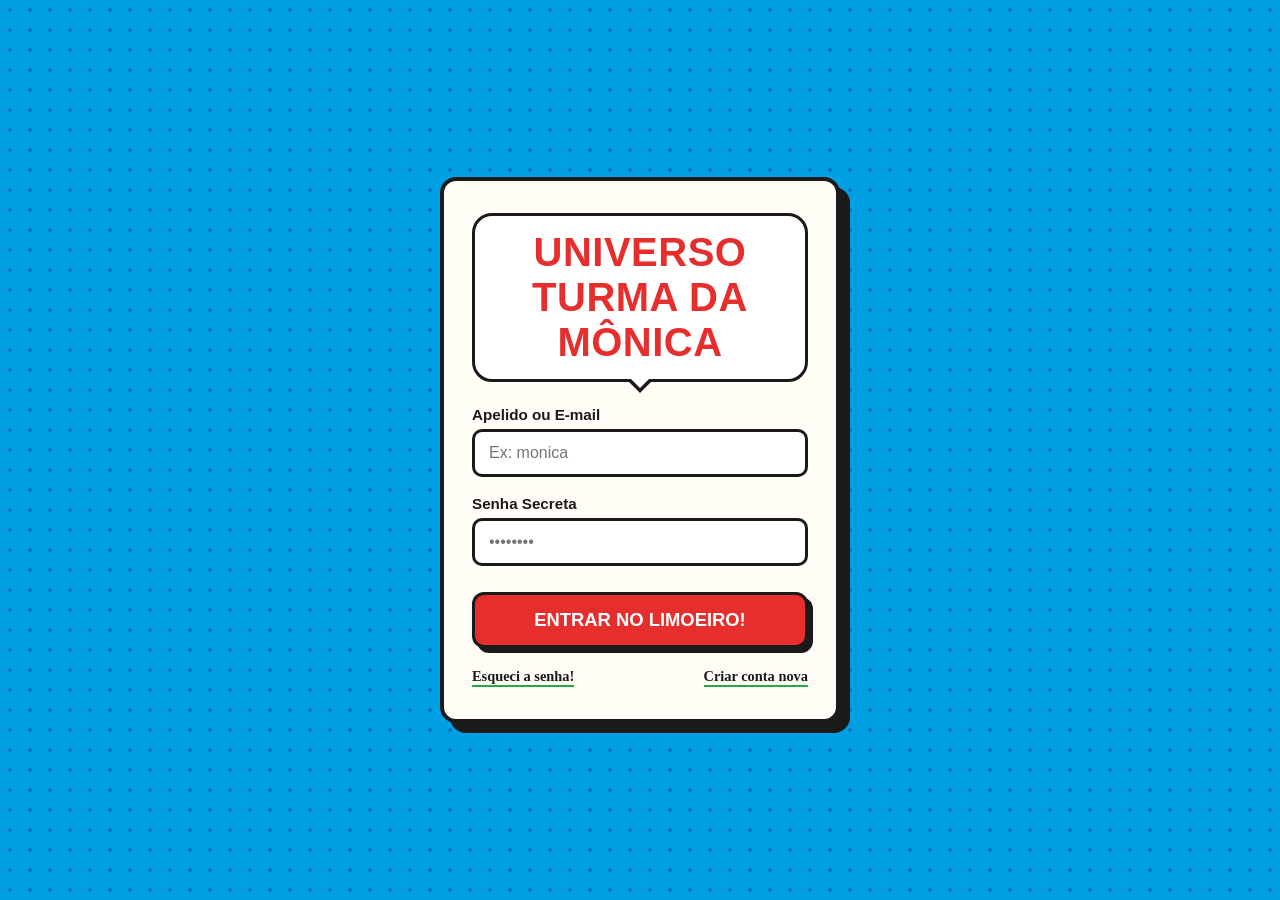
<file: Login ID.html>
<!DOCTYPE html>
<html lang="pt-BR">
<head>
  <meta charset="UTF-8">
  <meta name="viewport" content="width=device-width, initial-scale=1.0">
  <title>Login - Universo Turma da Mônica</title>
  <link href="index.html" rel="stylesheet">
  <style>
    :root {
      --vermelho-monica: #E62E2D;
      --verde-cebolinha: #28A745;
      --amarelo-magali: #FFD100;
      --azul-bidu: #009FE3;
      --preto-contorno: #1A1A1A;
      --fundo-gibi: #FFFDF5;
    }

    * {
      box-sizing: border-box;
      margin: 0;
      padding: 0;
    }

    body {
      font-family: 'Fredoka', sans-serif;
      background-color: var(--azul-bidu);
      /* Padrão de retícula de gibi no fundo */
      background-image: radial-gradient(#0077B6 2px, transparent 2px);
      background-size: 20px 20px;
      min-height: 100vh;
      display: flex;
      align-items: center;
      justify-content: center;
      padding: 20px;
    }

    .quadrinho-card {
      background-color: var(--fundo-gibi);
      border: 4px solid var(--preto-contorno);
      border-radius: 16px;
      box-shadow: 10px 10px 0px var(--preto-contorno);
      max-width: 400px;
      width: 100%;
      padding: 32px 28px;
      position: relative;
    }

    /* Etiqueta no topo estilo capa de gibi */
    .etiqueta-gibi {
      position: absolute;
      top: -18px;
      left: 24px;
      background-color: var(--amarelo-magali);
      color: var(--preto-contorno);
      font-family: 'Comic Neue', cursive;
      font-weight: 700;
      font-size: 0.9rem;
      padding: 4px 14px;
      border: 3px solid var(--preto-contorno);
      border-radius: 8px;
      transform: rotate(-2deg);
      box-shadow: 3px 3px 0px var(--preto-contorno);
    }

    /* Balão de fala */
    .balao-fala {
      background: #FFFFFF;
      border: 3px solid var(--preto-contorno);
      border-radius: 20px;
      padding: 14px 18px;
      margin-bottom: 24px;
      position: relative;
      text-align: center;
    }

    .balao-fala::after {
      content: '';
      position: absolute;
      bottom: -14px;
      left: 50%;
      transform: translateX(-50%);
      border-width: 14px 14px 0;
      border-style: solid;
      border-color: var(--preto-contorno) transparent transparent;
    }

    .balao-fala::before {
      content: '';
      position: absolute;
      bottom: -9px;
      left: 50%;
      transform: translateX(-50%);
      border-width: 11px 11px 0;
      border-style: solid;
      border-color: #FFFFFF transparent transparent;
      z-index: 1;
    }

    .balao-fala h1 {
      font-size: 2.5rem;
      color: var(--vermelho-monica);
      text-transform: uppercase;
      letter-spacing: 0.5px;
    }

    .balao-fala p {
      font-family: 'Comic Neue', cursive;
      font-size: 1rem;
      color: var(--preto-contorno);
      margin-top: 4px;
    }

    .campo-grupo {
      margin-bottom: 18px;
    }

    label {
      display: block;
      font-weight: 700;
      margin-bottom: 6px;
      color: var(--preto-contorno);
      font-size: 0.95rem;
    }

    input {
      width: 100%;
      padding: 12px 14px;
      font-family: 'Fredoka', sans-serif;
      font-size: 1rem;
      border: 3px solid var(--preto-contorno);
      border-radius: 10px;
      background-color: #FFFFFF;
      outline: none;
      transition: transform 0.1s, box-shadow 0.1s;
    }

    input:focus {
      background-color: #FFF9DB;
      box-shadow: 4px 4px 0px var(--preto-contorno);
      transform: translate(-2px, -2px);
    }

    .btn-entrar {
      width: 100%;
      padding: 14px;
      margin-top: 8px;
      background-color: var(--vermelho-monica);
      color: #FFFFFF;
      font-family: 'Fredoka', sans-serif;
      font-size: 1.15rem;
      font-weight: 700;
      text-transform: uppercase;
      border: 3px solid var(--preto-contorno);
      border-radius: 12px;
      box-shadow: 5px 5px 0px var(--preto-contorno);
      cursor: pointer;
      transition: all 0.1s ease;
    }

    .btn-entrar:hover {
      background-color: #D32221;
      transform: translate(-2px, -2px);
      box-shadow: 7px 7px 0px var(--preto-contorno);
    }

    .btn-entrar:active {
      transform: translate(3px, 3px);
      box-shadow: 1px 1px 0px var(--preto-contorno);
    }

    .links-rodape {
      margin-top: 20px;
      display: flex;
      justify-content: space-between;
      font-family: 'Comic Neue', cursive;
      font-size: 0.9rem;
    }

    .links-rodape a {
      color: var(--preto-contorno);
      text-decoration: none;
      font-weight: 700;
      border-bottom: 2px solid var(--verde-cebolinha);
    }

  </style>
</head>
<body>

  <main class="quadrinho-card">

    <div class="balao-fala">
      <h1> Universo Turma da Mônica</h1>
    </div>

   <form id="form-login">
  <div class="campo-grupo">
    <label for="usuario">Apelido ou E-mail</label>
    <input type="text" id="usuario" placeholder="Ex: monica" required>
  </div>

  <div class="campo-grupo">
    <label for="senha">Senha Secreta</label>
    <input type="password" id="senha" placeholder="••••••••" required>
  </div>

  <!-- Mensagem de erro oculta inicialmente -->
  <p id="mensagem-erro" style="color: #E62E2D; font-weight: bold; margin-bottom: 12px; display: none; text-align: center;">
    Ops! Senha errada, coelhada neles!
  </p>

  <button type="submit" class="btn-entrar">Entrar no Limoeiro!</button>
</form>


    <div class="links-rodape">
      <a href="#">Esqueci a senha!</a>
      <a href="#">Criar conta nova</a>
    </div>
  </main>

<script>
const formulario = document.getElementById('form-login');
const mensagemErro = document.getElementById('mensagem-erro');

formulario.addEventListener('submit', function(evento) {
    evento.preventDefault();

    const usuarioDigitado = document.getElementById('usuario').value.trim().toLowerCase();
    const senhaDigitada = document.getElementById('senha').value;

    const USUARIO_CORRETO = "monica";
    const SENHA_CORRETA = "sansao";

    if (usuarioDigitado === USUARIO_CORRETO && senhaDigitada === SENHA_CORRETA) {

        mensagemErro.style.display = "none";

        // Redirecionar para a página inicial
        window.location.href = "index.html";

    } else {

        mensagemErro.style.display = "block";
        mensagemErro.textContent = "Usuário ou senha incorretos!";
    }
});
</script>

</body>
</html>
</file>
